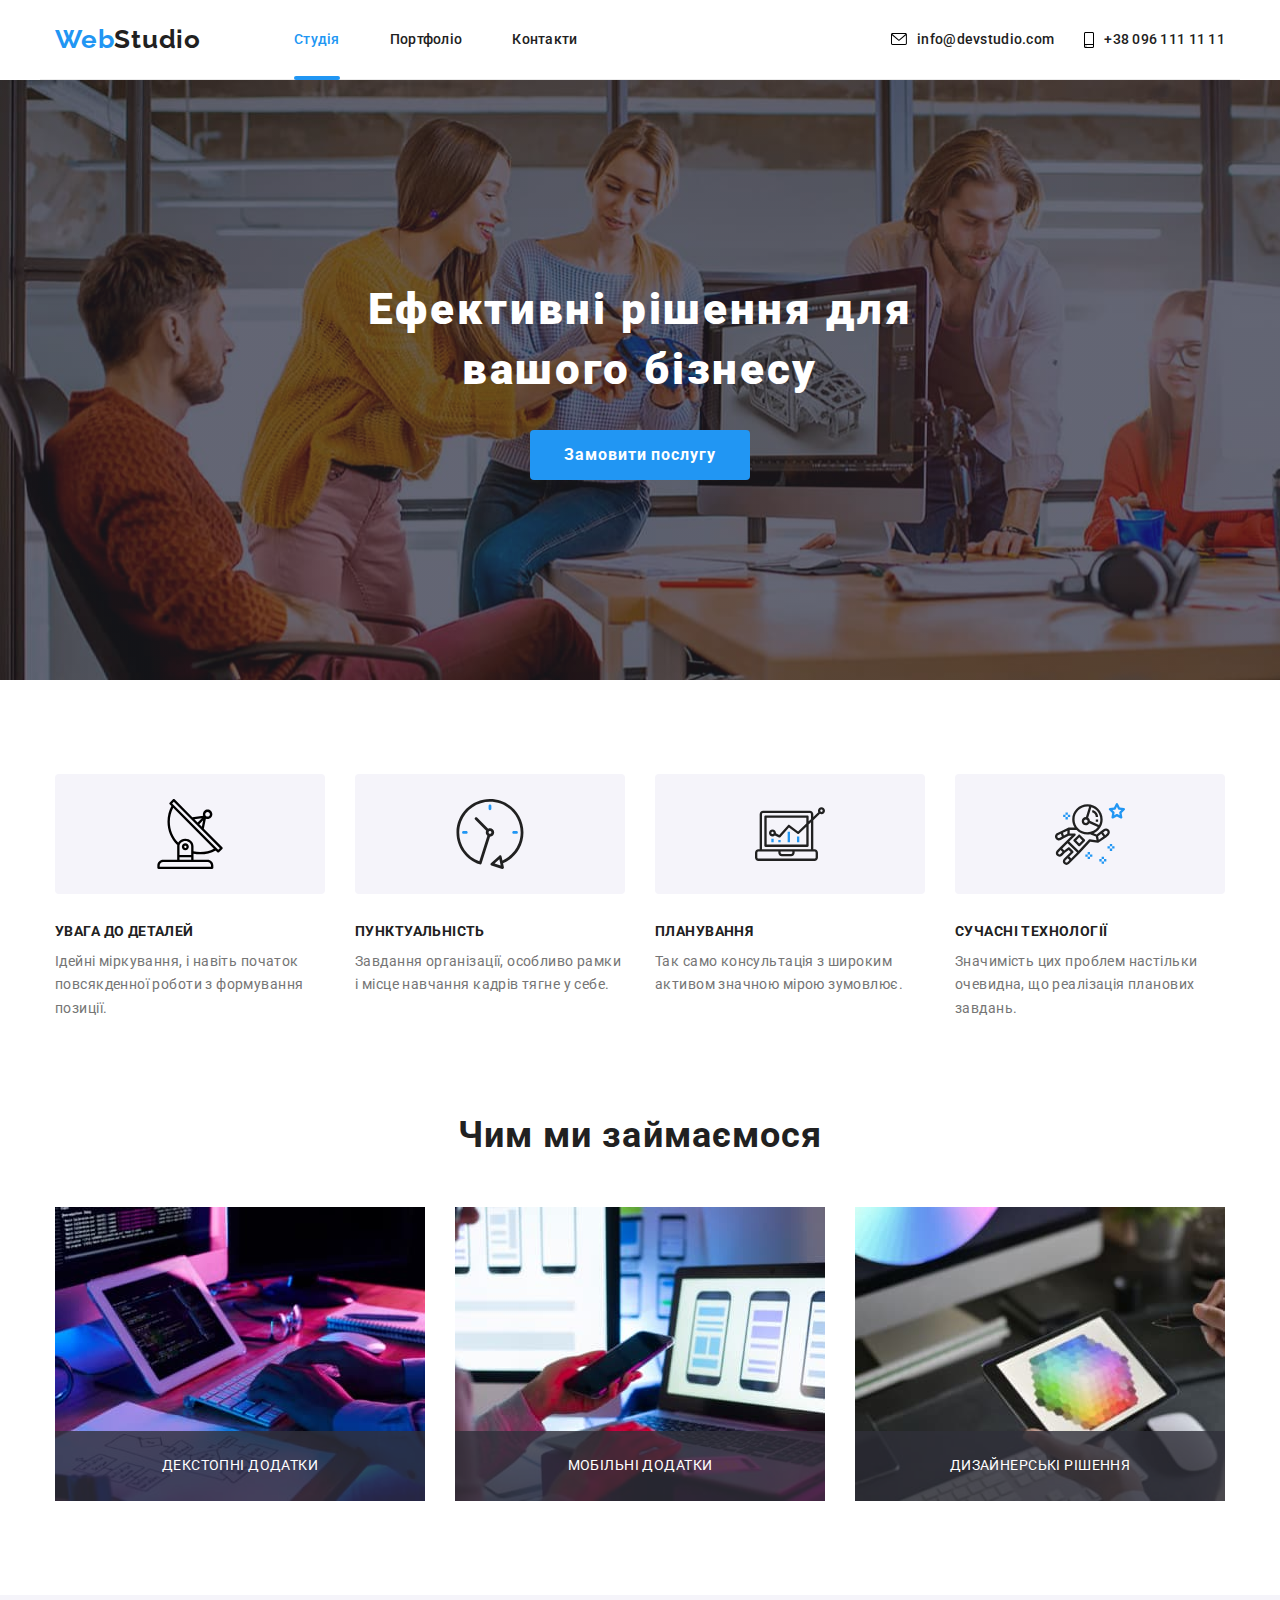
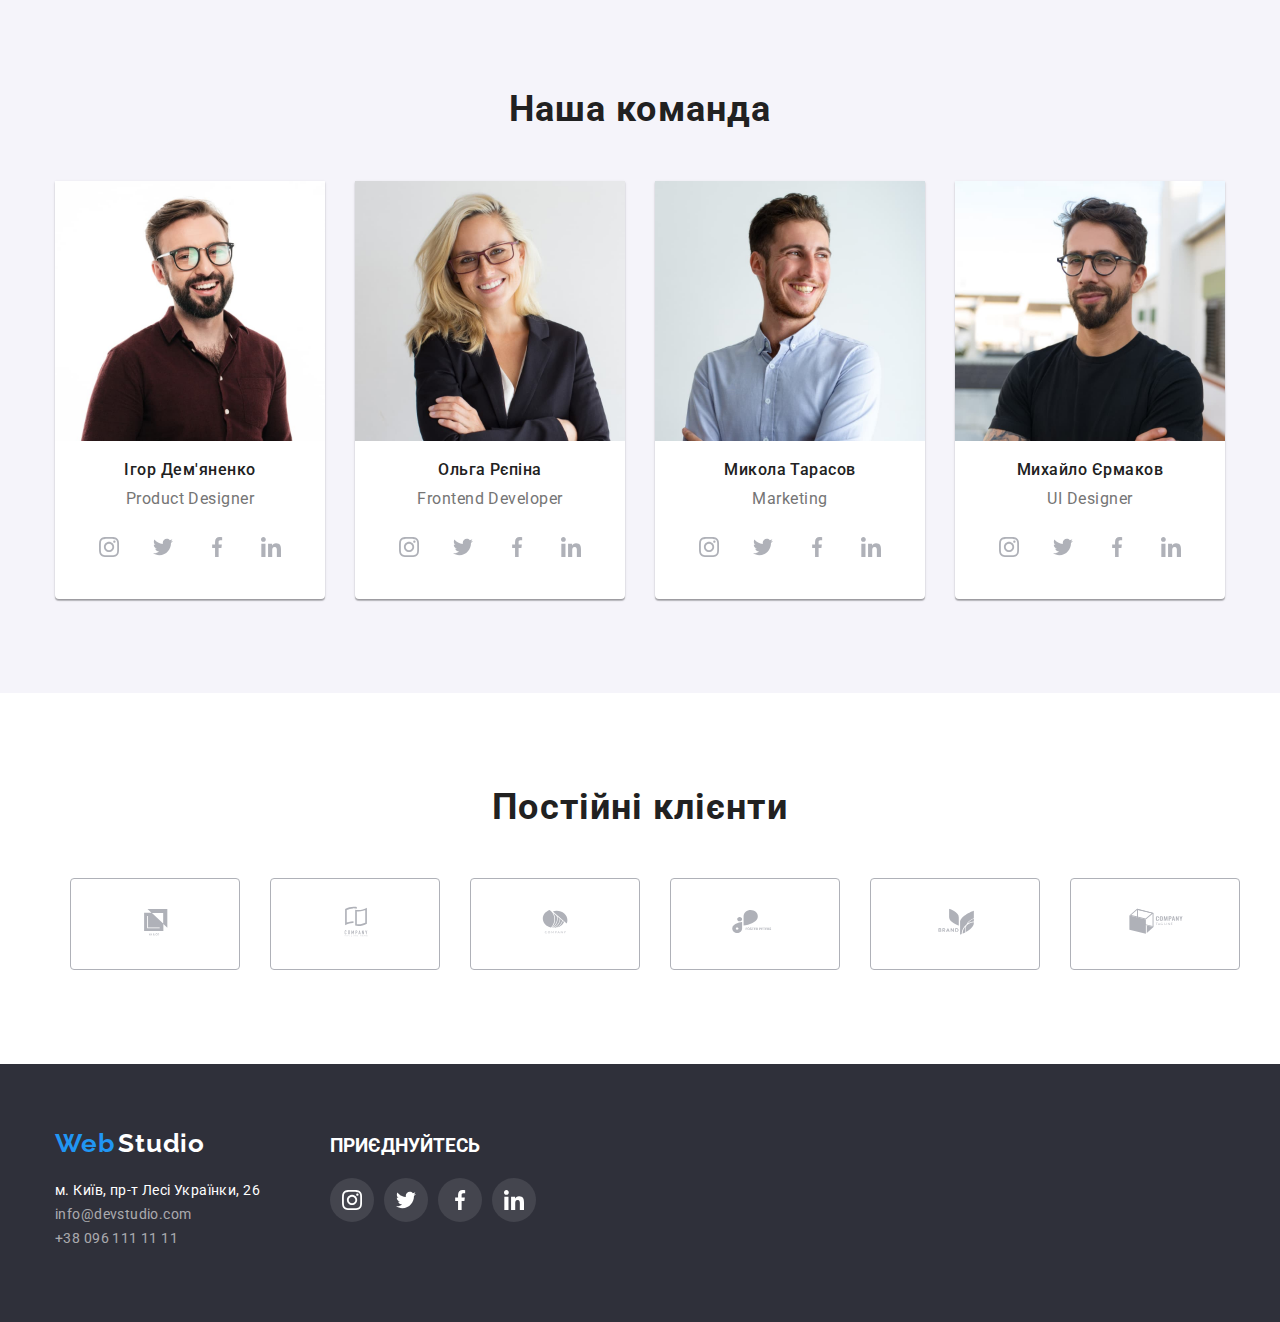
<file: index.html>
<!DOCTYPE html>
<html lang="uk">

<head>
  <meta charset="UTF-8" />
  <meta http-equiv="X-UA-Compatible" content="IE=edge" />
  <meta name="viewport" content="width=device-width, initial-scale=1.0" />
  <title>Студія</title>
  <link rel="preconnect" href="https://fonts.googleapis.com" />
  <link rel="preconnect" href="https://fonts.gstatic.com" crossorigin />
  <link href="https://fonts.googleapis.com/css2?family=Raleway:wght@700&family=Roboto:wght@400;500;700;900&display=swap"
    rel="stylesheet" />
  <link rel="stylesheet"
    href="https://cdnjs.cloudflare.com/ajax/libs/modern-normalize/1.1.0/modern-normalize.min.css" />
  <link rel="stylesheet" href="./css/styles.css" />
</head>

<body>
  <header>
    <div class="container header">
      <a href="/" class="logo"> <span class="logo-title">Web</span>Studio </a>
      <nav>
        <ul class="site-nav list">
          <li class="item"><a href="./index.html" class="link current">Студія</a></li>
          <li class="item"><a href="./portfolio.html" class="link">Портфоліо</a></li>
          <li class="item"><a href="" class="link">Контакти</a></li>
        </ul>
      </nav>
      <ul class="auth-nav list">
        <li class="item-auth-nav">
          <a href="mailto:info@devstudio.com" class="link"><svg class="icon-clients-nav" width="16" height="12">
              <use href="./images/SVG/icons/symbol-defs.svg#icon-mail">
              </use>
            </svg>
            info@devstudio.com</a>
        </li>
        <li class="item-auth-nav">
        </li>
        <li class="item-auth-nav">
          <a class="link" href="tel:+380961111111"> <svg class="icon-clients-nav" width="10" height="16">
              <use href="./images/SVG/icons/symbol-defs.svg#icon-tel">
              </use>
            </svg> +38 096 111 11 11</a>
        </li>
      </ul>
    </div>
  </header>
  <main>
    <!-- Головний баннер -->
    <section class="section-hero">
      <div class="container hero">
        <h1 class="hero-title">Ефективні рішення для <br> вашого бізнесу</h1>
        <button type="button" data-modal-open class="hero-button">Замовити послугу</button>
      </div>
    </section>


    <!-- preferens -->
    <section class="section-preferens">
      <div class="container preferens">
        <h2 class="visually-hidden">Наші переваги</h2>
        <ul class="list-item">
          <li class="itempr item-1">
            <div class="icon-preferens">
              <svg class="preferens-svg" width="70" height="70">
                <use href="./images/SVG/icons/symbol-defs.svg#icon-Group-1"></use>
              </svg>
            </div>
            <h3 class="title-preferens">УВАГА ДО ДЕТАЛЕЙ</h3>
            <p class="p-preferens">
              Ідейні міркування, і навіть початок повсякденної роботи з формування позиції.
            </p>
          </li>
          <li class="itempr item-2">
            <div class="icon-preferens">
              <svg class="preferens-svg" width="70" height="70">
                <use href="./images/SVG/icons/symbol-defs.svg#icon-Group-2"></use>
              </svg>
            </div>
            <h3 class="title-preferens">ПУНКТУАЛЬНІСТЬ</h3>
            <p class="p-preferens">
              Завдання організації, особливо рамки і місце навчання кадрів тягне у себе.
            </p>
          </li>
          <li class="itempr item-3">
            <div class="icon-preferens">
              <svg class="preferens-svg" width="70" height="70">
                <use href="./images/SVG/icons/symbol-defs.svg#icon-Group-3"></use>
              </svg>
            </div>
            <h3 class="title-preferens">ПЛАНУВАННЯ</h3>
            <p class="p-preferens">
              Так само консультація з широким активом значною мірою зумовлює.
            </p>
          </li>
          <li class="itempr item-4">
            <div class="icon-preferens">
              <svg class="preferens-svg" width="70" height="70">
                <use href="./images/SVG/icons/symbol-defs.svg#icon-Group-4"></use>
              </svg>
            </div>
            <h3 class="title-preferens">СУЧАСНІ ТЕХНОЛОГІЇ</h3>
            <p class="p-preferens">
              Значимість цих проблем настільки очевидна, що реалізація планових завдань.
            </p>
          </li>
        </ul>
      </div>
    </section>

    <!-- Зразки роботи -->
    <section class="section-examples">
      <div class="container examples">
        <h2 class="title-examples">Чим ми займаємося</h2>
        <ul class="list-examples">
          <div class="item-example">
            <li class="link-examples"><img src="./images/box1.jpg" alt="box1" width="370" height="294" /></li>
            <div class="item-box">
              <p class="p-box">декстопні додатки</p>
            </div>
          </div>
          <div class="item-example">
            <li class="link-examples"><img src="./images/box2.jpg" alt="box2" width="370" height="294" /></li>
            <div class="item-box">
              <p class="p-box">мобільні додатки</p>
            </div>
          </div>
          <div class="item-example">
            <li class="link-examples"><img src="./images/box3.jpg" alt="box3" width="370" height="294" /></li>
            <div class="item-box">
              <p class="p-box">дизайнерські рішення</p>
            </div>
          </div>
        </ul>
      </div>
    </section>

    <!-- team -->
    <section class="section-team">

      <h2 class="title-examples">Наша команда</h2>
      <div class="container team">
        <ul class="list-team">
          <li class="link-team">
            <img src="./images/team1.jpg" alt="t1" width="270" height="260" />
            <h3 class="team-title">Ігор Дем'яненко</h3>
            <p class="p-team">Product Designer</p>
            <ul class="action">
              <li class="action-link"><a href="https://www.instagram.com" target="_blank"
                  rel="noreferrer noopener nooferrer" class="link-action">
                  <svg class="social-icon" width="20" height="20">
                    <use href="./images/SVG/icons/symbol-defs.svg#icon-instagram">
                    </use>
                  </svg>
                </a>
              </li>
              <li class="action-link"><a href="https://www.twitter.com/" target="_blank"
                  rel="noreferrer noopener nooferrer" class="link-action">
                  <svg class="social-icon" width="20" height="20">
                    <use href="./images/SVG/icons/symbol-defs.svg#icon-twitter">
                    </use>
                  </svg>
                </a>
              </li>
              <li class="action-link"><a href="https://www.facebook.com/" target="_blank"
                  rel="noreferrer noopener nooferrer" class="link-action">
                  <svg class="social-icon" width="20" height="20">
                    <use href="./images/SVG/icons/symbol-defs.svg#icon-facebook">
                    </use>
                  </svg>
                </a>
              </li>
              <li class="action-link"><a href="https://www.linkedin.com/" target="_blank"
                  rel="noreferrer noopener nooferrer" class="link-action">
                  <svg class="social-icon" width="20" height="20">
                    <use href="./images/SVG/icons/symbol-defs.svg#icon-linkedin">
                    </use>
                  </svg>
                </a>
              </li>
            </ul>
          </li>

          <li class="link-team">
            <img src="./images/team2.jpg" alt="t2" width="270" height="260" />
            <h3 class="team-title">Ольга Рєпіна</h3>
            <p class="p-team">Frontend Developer</p>
            <ul class="action">
              <li><a href="https://www.instagram.com" target="_blank" rel="noreferrer noopener nooferrer"
                  class="link-action">
                  <svg class="social-icon" width="20" height="20">
                    <use href="./images/SVG/icons/symbol-defs.svg#icon-instagram">
                    </use>
                  </svg>
                </a>
              </li>
              <li>
                <a href="https://www.twitter.com/" target="_blank" rel="noreferrer noopener nooferrer"
                  class="link-action">
                  <svg class="social-icon" width="20" height="20">
                    <use href="./images/SVG/icons/symbol-defs.svg#icon-twitter">
                    </use>
                  </svg>
                </a>
              </li>
              <li>
                <a href="https://www.facebook.com/" target="_blank" rel="noreferrer noopener nooferrer"
                  class="link-action">
                  <svg class="social-icon" width="20" height="20">
                    <use href="./images/SVG/icons/symbol-defs.svg#icon-facebook">
                    </use>
                  </svg>
                </a>
              </li>
              <li>
                <a href="https://www.linkedin.com/" target="_blank" rel="noreferrer noopener nooferrer"
                  class="link-action">
                  <svg class="social-icon" width="20" height="20">
                    <use href="./images/SVG/icons/symbol-defs.svg#icon-linkedin">
                    </use>
                  </svg>
                </a>
              </li>
            </ul>

          </li>
          <li class="link-team">
            <img src="./images/team3.jpg" alt="t3" width="270" height="260" />
            <h3 class="team-title">Микола Тарасов</h3>
            <p class="p-team">Marketing</p>
            <ul class="action">
              <li><a href="https://www.instagram.com" target="_blank" rel="noreferrer noopener nooferrer"
                  class="link-action">
                  <svg class="social-icon" width="20" height="20">
                    <use href="./images/SVG/icons/symbol-defs.svg#icon-instagram">
                    </use>
                  </svg>
                </a>
              </li>
              <li>
                <a href="https://www.twitter.com/" target="_blank" rel="noreferrer noopener nooferrer"
                  class="link-action">
                  <svg class="social-icon" width="20" height="20">
                    <use href="./images/SVG/icons/symbol-defs.svg#icon-twitter">
                    </use>
                  </svg>
                </a>
              </li>
              <li>
                <a href="https://www.facebook.com/" target="_blank" rel="noreferrer noopener nooferrer"
                  class="link-action">
                  <svg class="social-icon" width="20" height="20">
                    <use href="./images/SVG/icons/symbol-defs.svg#icon-facebook">
                    </use>
                  </svg>
                </a>
              </li>
              <li>
                <a href="https://www.linkedin.com/" target="_blank" rel="noreferrer noopener nooferrer"
                  class="link-action">
                  <svg class="social-icon" width="20" height="20">
                    <use href="./images/SVG/icons/symbol-defs.svg#icon-linkedin">
                    </use>
                  </svg>
                </a>
              </li>
            </ul>
          </li>

          <li class="link-team">
            <img src="./images/team4.jpg" alt="t4" width="270" height="260" />
            <h3 class="team-title">Михайло Єрмаков</h3>
            <p class="p-team">UI Designer</p>
            <ul class="action">
              <li class="social-item">
                <a href="https://www.instagram.com" target="_blank" rel="noreferrer noopener nooferrer"
                  class="link-action">
                  <svg class="social-icon" width="20" height="20">
                    <use href="./images/SVG/icons/symbol-defs.svg#icon-instagram">
                    </use>
                  </svg>
                </a>
              </li>
              <li class="social-item">
                <a href="https://www.twitter.com/" target="_blank" rel="noreferrer noopener nooferrer"
                  class="link-action">
                  <svg class="social-icon" width="20" height="20">
                    <use href="./images/SVG/icons/symbol-defs.svg#icon-twitter">
                    </use>
                  </svg>
                </a>
              </li>
              <li class="social-item">
                <a href="https://www.facebook.com/" target="_blank" rel="noreferrer noopener nooferrer"
                  class="link-action">
                  <svg class="social-icon" width="20" height="20">
                    <use href="./images/SVG/icons/symbol-defs.svg#icon-facebook">
                    </use>
                  </svg>
                </a>
              </li>
              <li class="social-item">
                <a href="https://www.linkedin.com/" target="_blank" rel="noreferrer noopener nooferrer"
                  class="link-action">
                  <svg class="social-icon" width="20" height="20">
                    <use href="./images/SVG/icons/symbol-defs.svg#icon-linkedin">
                    </use>
                  </svg>
                </a>
              </li>
            </ul>
          </li>
        </ul>
      </div>
    </section>

    <!-- Клієнти -->
    <section class="sectio-clients">
      <div class="container clients">
        <h2 class="title-clients">Постійні клієнти</h2>
        <ul class="link-clients">
          <li class="item-clients">
            <a class="li-clients" href="#" target="_blank" rel="noopener noreferrer nofollow">
              <svg class="icon-clients" width="106" height="60">
                <use href="./images/SVG/icons/symbol-defs.svg#icon-Client-1"></use>
              </svg>
            </a>
          </li>
          <li class="item-clients">
            <a class="li-clients" href="#" target="_blank" rel="noopener noreferrer nofollow">
              <svg class="icon-clients" width="106" height="60">
                <use href="./images/SVG/icons/symbol-defs.svg#icon-Client-2"></use>
              </svg>
            </a>
          </li>
          <li class="item-clients">
            <a class="li-clients" href="#" target="_blank" rel="noopener noreferrer nofollow">
              <svg class="icon-clients" width="106" height="60">
                <use href="./images/SVG/icons/symbol-defs.svg#icon-Client-3"></use>
              </svg>
            </a>
          </li>
          <li class="item-clients">
            <a class="li-clients" href="#" target="_blank" rel="noopener noreferrer nofollow">
              <svg class="icon-clients" width="106" height="60">
                <use href="./images/SVG/icons/symbol-defs.svg#icon-Client-4"></use>
              </svg>
            </a>
          </li>
          <li class="item-clients">
            <a class="li-clients" href="#" target="_blank" rel="noopener noreferrer nofollow">
              <svg class="icon-clients" width="106" height="60">
                <use href="./images/SVG/icons/symbol-defs.svg#icon-Client-5"></use>
              </svg>
            </a>
          </li>
          <li class="item-clients">
            <a class="li-clients" href="#" target="_blank" rel="noopener noreferrer nofollow">
              <svg class="icon-clients" width="106" height="60">
                <use href="./images/SVG/icons/symbol-defs.svg#icon-Client-6"></use>
              </svg>
            </a>
          </li>
        </ul>
      </div>

    </section>

  </main>

  <footer class="footer">
    <div class="container footblock">
      <div class="footer-adress">
        <a href="/" class="logo-footer"> <span class="logo-title">Web</span> <span class="footer-logo">Studio</span></a>
        <address>
          <ul class="list-footer">
            <li class="link-footer">
              <a href="https://goo.gl/maps/RN6VaMhkWxTvhAsJA" target="_blank" rel="noopener noreferrer nofollow">
                <span class="geo">м. Київ, пр-т Лесі Українки, 26</span> </a>
            </li>
            <li class="link-footer"><a href="mailto:info@devstudio.com">info@devstudio.com</a></li>
            <li class="link-footer"><a href="tel:380961111111">+38 096 111 11 11</a></li>
          </ul>
        </address>
      </div>
      <div class="footlist">
        <h3 class="title-footer">ПРИЄДНУЙТЕСЬ</h3>
        <ul class="footer-list">
          <li class="footer-link">
            <a href="https://www.instagram.com" target="_blank" rel="noreferrer noopener nooferrer"
              class="link-action-footer">
              <svg class="social-icon-footer" width="20" height="20">
                <use href="./images/SVG/icons/symbol-defs.svg#icon-instagram">
                </use>
              </svg>
            </a>
          </li>
          <li class="footer-link">
            <a href="https://www.twitter.com/" target="_blank" rel="noreferrer noopener nooferrer"
              class="link-action-footer">
              <svg class="social-icon-footer" width="20" height="20">
                <use href="./images/SVG/icons/symbol-defs.svg#icon-twitter">
                </use>
              </svg>
            </a>
          </li>
          <li class="footer-link">
            <a href="https://www.facebook.com/" target="_blank" rel="noreferrer noopener nooferrer"
              class="link-action-footer">
              <svg class="social-icon-footer" width="20" height="20">
                <use href="./images/SVG/icons/symbol-defs.svg#icon-facebook">
                </use>
              </svg>
            </a>
          </li>
          <li class="footer-link">
            <a href="https://www.linkedin.com/" target="_blank" rel="noreferrer noopener nooferrer"
              class="link-action-footer">
              <svg class="social-icon-footer" width="20" height="20">
                <use href="./images/SVG/icons/symbol-defs.svg#icon-linkedin">
                </use>
              </svg>
            </a>
          </li>
        </ul>
      </div>
    </div>
  </footer>

  <div class="backdrop is-hidden" data-modal>
    <div class="modal">
      <div>
        <form class="form">
          <h3 class="form-title">Залиште свої дані, ми вам передзвонимо</h3>

          <label class="modal-form-lable" for="name">
            Ім'я
            <input class="modal-form-input" type="text" name="name" id="name">
            <svg class="modal-form-input-icon" width="18" height="18">
              <use href="./images/SVG/icons/symbol-defs.svg#icon-namemodal"></use>
            </svg>
          </label>

          <label class="modal-form-lable" for="tel">
            Телефон
            <input class="modal-form-input" type="tel" name="tel" id="tel">
            <svg class="modal-form-input-icon" width="18" height="18">
              <use href="./images/SVG/icons/symbol-defs.svg#icon-telmodal"></use>
            </svg>
          </label>

          <label class="modal-form-lable" for="mail">
            Пошта
            <input class="modal-form-input" type="email" name="mail" id="mail">
            <svg class="modal-form-input-icon" width="18" height="18">
              <use href="./images/SVG/icons/symbol-defs.svg#icon-mailmodal"></use>
            </svg>
          </label>

          <div class="form-field">
            <label class="form-field-lable" for="comemnt">Коментар</label>
            <textarea name="comment" id="comment" cols="30" rows="10" placeholder="Введіть текст"></textarea>
          </div>

          <input type="checkbox" name="policy" id="policy">
          <label for="policy">Погоджуюся з розсилкою та приймаю Умови договору</label>

          <button type="submit">Відправити</button>
        </form>
      </div>

      <button class="modalbtn" data-modal-close>
        <svg class="close-btn" width="18" height="18">
          <use href="./images/SVG/icons/symbol-defs.svg#icon-closebtn"></use>
        </svg>
      </button>
    </div>
  </div>

  <script src="./js/modal.js"></script>

</body>


</html>
</file>
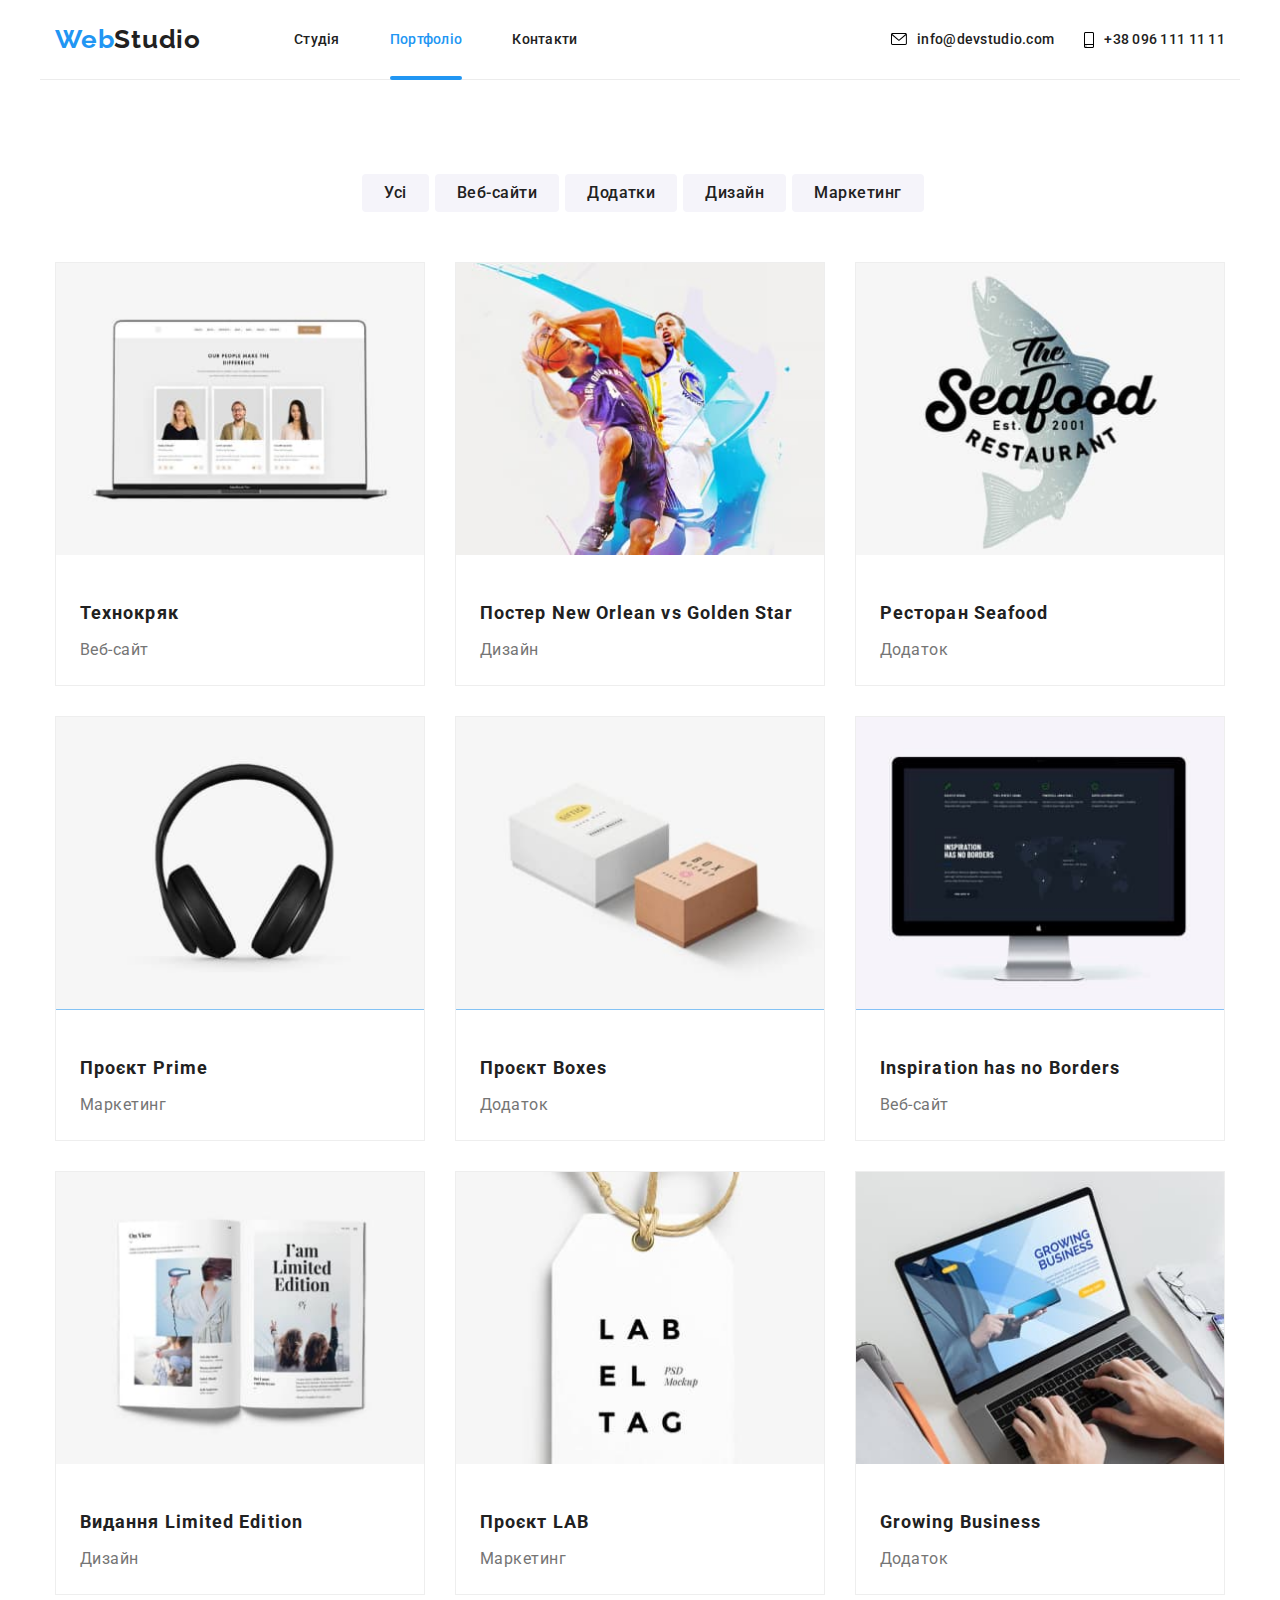
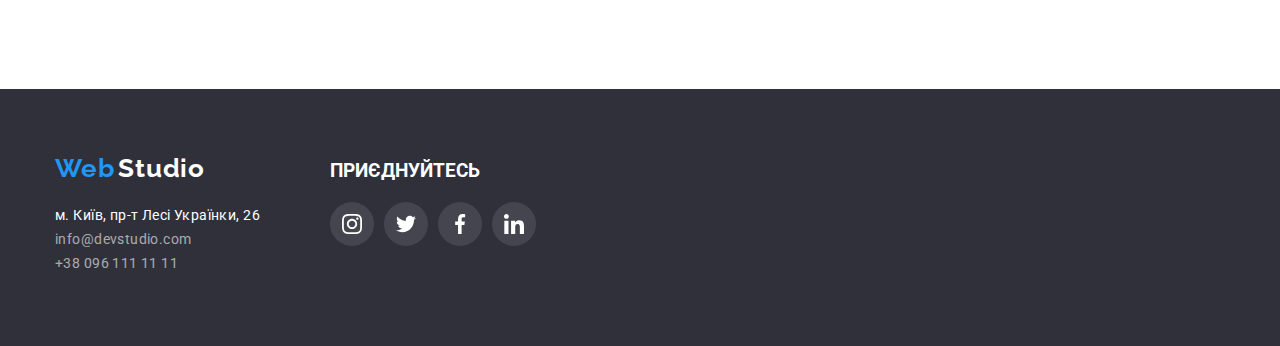
<file: portfolio.html>
<!DOCTYPE html>
<html lang="uk">

<head>
  <meta charset="UTF-8" />
  <meta http-equiv="X-UA-Compatible" content="IE=edge" />
  <meta name="viewport" content="width=device-width, initial-scale=1.0" />
  <title>Портфоліо</title>
  <link rel="preconnect" href="https://fonts.googleapis.com">
  <link rel="preconnect" href="https://fonts.gstatic.com" crossorigin>
  <link href="https://fonts.googleapis.com/css2?family=Raleway:wght@700&family=Roboto:wght@400;500;700;900&display=swap"
    rel="stylesheet">
  <link rel="stylesheet" href="https://cdnjs.cloudflare.com/ajax/libs/modern-normalize/1.1.0/modern-normalize.min.css">
  <link rel="stylesheet" href="./css/styles.css" />


</head>

<body>
  <header>
    <div class="container header">
      <a href="/" class="logo"> <span class="logo-title">Web</span>Studio </a>
      <nav>
        <ul class="site-nav list">
          <li class="item"><a href="./index.html" class="link">Студія</a></li>
          <li class="item"><a href="./portfolio.html" class="link current">Портфоліо</a></li>
          <li class="item"><a href="" class="link">Контакти</a></li>
        </ul>
      </nav>
      <ul class="auth-nav list">
        <li class="item-auth-nav">

          <a href="mailto:info@devstudio.com" class="link"><svg class="icon-clients-nav" width="16" height="12">
              <use href="./images/SVG/icons/symbol-defs.svg#icon-mail">
              </use>
            </svg>
            info@devstudio.com</a>
        </li>
        <li class="item-auth-nav">

        </li>
        <li class="item-auth-nav">

          <a class="link" href="tel:+380961111111"> <svg class="icon-clients-nav" width="10" height="16">
              <use href="./images/SVG/icons/symbol-defs.svg#icon-tel">
              </use>
            </svg> +38 096 111 11 11</a>
        </li>
      </ul>
    </div>
  </header>

  <main>
    <section class="section-filter">
      <h1 class=" visually-hidden">Портфоліо</h1>
      <div class="container filter">
        <ul class="filter">
          <li class="filter-btn"><button type="button">Усі</button></li>
          <li class="filter-btn"><button type="button">Веб-сайти</button></li>
          <li class="filter-btn"><button type="button">Додатки</button></li>
          <li class="filter-btn"><button type="button">Дизайн</button></li>
          <li class="filter-btn"><button type="button">Маркетинг</button></li>
        </ul>
      </div>

      <div class="container flex">
        <ul class="list-filter">
          <li class="item-filter">
            <a href="#" class="item-filter-link">
              <div class="potfolio-img">
                <img src="./images/portfolio/pf1.jpg" alt="foto1" width="370" height="294">
                <div class="img-pg">
                  <p class="img-text">Ресурс пропонує комплексні пропозиції з різним рівнем функціоналу та сервісів. Все
                    це дозволить
                    відвідувачу отримати
                    вичерпні відомості про компанію чи приватну особу.</p>
                </div>
              </div>
              <div class="container fotoport">
                <h2 class="foto-title">Технокряк</h2>
                <p class="p-portfolio">Веб-сайт</p>
              </div>
            </a>
          </li>
          <li class="item-filter">
            <a href="#" class="item-filter-link">
              <div class="potfolio-img">
                <img src="./images/portfolio/pf2.jpg" alt="foto1" width="370" height="294">
                <div class="img-pg">
                  <p class="img-text">Ресурс пропонує комплексні пропозиції з різним рівнем функціоналу та сервісів. Все
                    це дозволить
                    відвідувачу отримати
                    вичерпні відомості про компанію чи приватну особу.</p>
                </div>
              </div>
              <div class="container fotoport">
                <h2 class="foto-title">Постер New Orlean vs Golden Star</h2>
                <p class="p-portfolio">Дизайн</p>
              </div>
            </a>
          </li>
          <li class="item-filter">
            <a href="#" class="item-filter-link">
              <div class="potfolio-img">
                <img src="./images/portfolio/pf3.jpg" alt="foto1" width="370" height="294">
                <div class="img-pg">
                  <p class="img-text">Ресурс пропонує комплексні пропозиції з різним рівнем функціоналу та сервісів. Все
                    це дозволить
                    відвідувачу отримати
                    вичерпні відомості про компанію чи приватну особу.</p>
                </div>
              </div>
              <div class="container fotoport">
                <h2 class="foto-title">Ресторан Seafood</h2>
                <p class="p-portfolio">Додаток</p>
              </div>
            </a>
          </li>
          <li class="item-filter">
            <a href="#" class="item-filter-link">
              <div class="potfolio-img">
                <img src="./images/portfolio/pf4.jpg" alt="foto1" width="370" height="294">
                <div class="img-pg">
                  <p class="img-text">Ресурс пропонує комплексні пропозиції з різним рівнем функціоналу та сервісів. Все
                    це дозволить
                    відвідувачу отримати
                    вичерпні відомості про компанію чи приватну особу.</p>
                </div>
              </div>
              <div class="container fotoport">
                <h2 class="foto-title">Проєкт Prime</h2>
                <p class="p-portfolio">Маркетинг</p>
              </div>
            </a>
          </li>
          <li class="item-filter">
            <a href="#" class="item-filter-link">
              <div class="potfolio-img">
                <img src="./images/portfolio/pf5.jpg" alt="foto1" width="370" height="294">
                <div class="img-pg">
                  <p class="img-text">Ресурс пропонує комплексні пропозиції з різним рівнем функціоналу та сервісів. Все
                    це дозволить
                    відвідувачу отримати
                    вичерпні відомості про компанію чи приватну особу.</p>
                </div>
              </div>
              <div class="container fotoport">
                <h2 class="foto-title">Проєкт Boxes</h2>
                <p class="p-portfolio">Додаток</p>
              </div>
            </a>
          </li>
          <li class="item-filter">
            <a href="#" class="item-filter-link">
              <div class="potfolio-img">
                <img src="./images/portfolio/pf6.jpg" alt="foto1" width="370" height="294">
                <div class="img-pg">
                  <p class="img-text">Ресурс пропонує комплексні пропозиції з різним рівнем функціоналу та сервісів. Все
                    це дозволить
                    відвідувачу отримати
                    вичерпні відомості про компанію чи приватну особу.</p>
                </div>
              </div>
              <div class="container fotoport">
                <h2 class="foto-title">Inspiration has no Borders</h2>
                <p class="p-portfolio">Веб-сайт</p>
              </div>
            </a>
          </li>
          <li class="item-filter">
            <a href="#" class="item-filter-link">
              <div class="potfolio-img">
                <img src="./images/portfolio/pf7.jpg" alt="foto1" width="370" height="294">
                <div class="img-pg">
                  <p class="img-text">Ресурс пропонує комплексні пропозиції з різним рівнем функціоналу та сервісів. Все
                    це дозволить
                    відвідувачу отримати
                    вичерпні відомості про компанію чи приватну особу.</p>
                </div>
              </div>
              <div class="container fotoport">
                <h2 class="foto-title">Видання Limited Edition</h2>
                <p class="p-portfolio">Дизайн</p>
              </div>
            </a>
          </li>
          <li class="item-filter">
            <a href="#" class="item-filter-link">
              <div class="potfolio-img">
                <img src="./images/portfolio/pf8.jpg" alt="foto1" width="370" height="294">
                <div class="img-pg">
                  <p class="img-text">Ресурс пропонує комплексні пропозиції з різним рівнем функціоналу та сервісів. Все
                    це дозволить
                    відвідувачу отримати
                    вичерпні відомості про компанію чи приватну особу.</p>
                </div>
              </div>
              <div class="container fotoport">
                <h2 class="foto-title">Проєкт LAB</h2>
                <p class="p-portfolio">Маркетинг</p>
              </div>
            </a>
          </li>
          <li class="item-filter">
            <a href="#" class="item-filter-link">
              <div class="potfolio-img">
                <img src="./images/portfolio/pf9.jpg" alt="foto1" width="370" height="294">
                <div class="img-pg">
                  <p class="img-text">Ресурс пропонує комплексні пропозиції з різним рівнем функціоналу та сервісів. Все
                    це дозволить
                    відвідувачу отримати
                    вичерпні відомості про компанію чи приватну особу.</p>
                </div>
              </div>
              <div class="container fotoport">
                <h2 class="foto-title">Growing Business</h2>
                <p class="p-portfolio">Додаток</p>
              </div>
            </a>
          </li>
          </a>
        </ul>
      </div>


    </section>
  </main>

  <footer class="footer">
    <div class="container footblock">
      <div class="footer-adress">
        <a href="/" class="logo-footer"> <span class="logo-title">Web</span> <span class="footer-logo">Studio</span></a>
        <address>
          <ul class="list-footer">
            <li class="link-footer">
              <a href="https://goo.gl/maps/RN6VaMhkWxTvhAsJA" target="_blank" rel="noopener noreferrer nofollow">
                <span class="geo">м. Київ, пр-т Лесі Українки, 26</span> </a>
            </li>
            <li class="link-footer"><a href="mailto:info@devstudio.com">info@devstudio.com</a></li>
            <li class="link-footer"><a href="tel:380961111111">+38 096 111 11 11</a></li>
          </ul>
        </address>
      </div>
      <div class="footlist">
        <h3 class="title-footer">ПРИЄДНУЙТЕСЬ</h3>
        <ul class="footer-list">
          <li class="footer-link">
            <a href="https://www.instagram.com" target="_blank" rel="noreferrer noopener nooferrer"
              class="link-action-footer">
              <svg class="social-icon-footer" width="20" height="20">
                <use href="./images/SVG/icons/symbol-defs.svg#icon-instagram">
                </use>
              </svg>
            </a>
          </li>
          <li class="footer-link">
            <a href="https://www.twitter.com/" target="_blank" rel="noreferrer noopener nooferrer"
              class="link-action-footer">
              <svg class="social-icon-footer" width="20" height="20">
                <use href="./images/SVG/icons/symbol-defs.svg#icon-twitter">
                </use>
              </svg>
            </a>
          </li>
          <li class="footer-link">
            <a href="https://www.facebook.com/" target="_blank" rel="noreferrer noopener nooferrer"
              class="link-action-footer">
              <svg class="social-icon-footer" width="20" height="20">
                <use href="./images/SVG/icons/symbol-defs.svg#icon-facebook">
                </use>
              </svg>
            </a>
          </li>
          <li class="footer-link">
            <a href="https://www.linkedin.com/" target="_blank" rel="noreferrer noopener nooferrer"
              class="link-action-footer">
              <svg class="social-icon-footer" width="20" height="20">
                <use href="./images/SVG/icons/symbol-defs.svg#icon-linkedin">
                </use>
              </svg>
            </a>
          </li>
        </ul>
      </div>

  </footer>
</body>

</html>
</file>
<file: css/styles.css>
:root {
  --primary-text-color: #212121;
  --title-tex-color: #757575;
  --accent-color: #2196f3;
  --pimary-white-color: #ffffff;
  --secondary-white-color: #f5f5f5;
  --primary-background-color: #2f303a;
  --footer-color: rgba(255, 255, 255, 0.6);
  --color-btn-bg: #f5f4fa;
  --icon-color: #afb1b8;
}

img {
  display: block;
  max-width: 100%;
  height: auto;
}

body {
  color: var(--primary-text-color);
  font-family: Roboto, sans-serif;
}

/* Утіліти */
.list,
.filter,
.list-item,
.list-filter,
.list-style,
.list-examples,
.list-team,
.list-footer,
ul {
  list-style: none;
  padding: 0;
  margin: 0;
}

*,
*::before,
*::after {
  box-sizing: border-box;
}

h1,
h2,
h3,
h4,
h5,
h6,
p,
ul {
  margin-top: 0;
  margin-bottom: 0;
}

.container {
  max-width: 1200px;
  margin-left: auto;
  margin-right: auto;
  /* outline: 2px solid tomato; */
  padding-left: 15px;
  padding-right: 15px;
}

.section-hero,
.section-preferens,
.section-examples,
.section-team,
.section-filter,
.section-clients {
  padding-top: 94px;
  padding-bottom: 94px;
}

.logo {
  padding-top: 24px;
  padding-bottom: 25px;

  color: var(--primary-text-color);
  font-family: Raleway, sans-serif;
  font-weight: 700;
  font-size: 26px;
  line-height: 1.19;
  letter-spacing: 0.03em;
  text-decoration: none;
}

.logo-title {
  color: var(--accent-color);
  font-family: 'Raleway';
  font-style: normal;
  font-weight: 700;
  font-size: 26px;
  line-height: 1.19;
  letter-spacing: 0.03em;
}

/* site-nav */
.header {
  display: flex;
  align-items: center;
  border-bottom: 1px solid #ececec;
  height: 80px;
}

.site-nav {
  display: flex;
  margin-left: 93px;
}

.site-nav .item + .item {
  margin-left: 50px;
}

.site-nav .link {
  display: block;
  padding-top: 32px;
  padding-bottom: 32px;
  position: relative;

  color: var(--primary-text-color);

  font-weight: 500;
  font-size: 14px;
  line-height: 1.14;
  letter-spacing: 0.02em;
  text-decoration: none;
  transition: color 250ms cubic-bezier(0.4, 0, 0.2, 1);
}

.site-nav .link:hover,
.site-nav .link:focus {
  color: var(--accent-color);
}

.site-nav .link.current {
  color: var(--accent-color);
}

.site-nav .current::before {
  content: '';
  position: absolute;
  bottom: 0;
  left: 0;
  width: 100%;
  height: 4px;
  background: var(--accent-color);
  border-radius: 2px;
  bottom: -1px;
}

/* auth-nav */

.auth-nav {
  display: flex;
  margin-left: auto;
}

.auth-nav .link {
  display: flex;
  align-items: center;
  padding-top: 32px;
  padding-bottom: 32px;
  color: var(--primary-text-color);
  font-weight: 500;
  font-size: 14px;
  line-height: 1.14;
  letter-spacing: 0.02em;
  text-decoration: none;
  transition: color 250ms cubic-bezier(0.4, 0, 0.2, 1);
}

.link:hover,
.link:focus {
  color: var(--accent-color);
  fill: var(--accent-color);
}

.link {
  font-size: 14px;
  line-height: 1.14;
  letter-spacing: 0.02em;
}

.icon-clients-nav {
  margin-right: 10px;
  transition: fill 250ms cubic-bezier(0.4, 0, 0.2, 1);
}

.item-auth-nav {
  display: flex;
  align-items: center;
  justify-content: start;
}

.item-auth-nav:nth-child(3) {
  margin-left: 30px;
}

/* hero */

.section-hero {
  max-width: 1600px;
  background: rgba(47, 48, 58, 0.4);
  text-align: center;
  padding-top: 200px;
  padding-bottom: 200px;
  margin-left: auto;
  margin-right: auto;
  background-image: linear-gradient(to right, rgba(47, 48, 58, 0.4), rgba(47, 48, 58, 0.4)),
    url(../images/hat.jpg);
}

.hero {
  display: block;
  /* background-color: var(--primary-background-color); */
}

.hero-title {
  display: block;
  color: var(--pimary-white-color);
  font-weight: 900;
  font-size: 44px;
  line-height: 1.36;
  letter-spacing: 0.06em;
  margin-bottom: 30px;
}

/* button */

.hero-button {
  display: block;
  padding: 10px 34px;
  min-width: 216px;
  text-align: center;
  border-radius: 4px;

  font-weight: 700;
  font-size: 16px;
  line-height: 1.87;
  letter-spacing: 0.06em;
  color: var(--pimary-white-color);
  background-color: var(--accent-color);
  cursor: pointer;
  border: none;
  margin-left: auto;
  margin-right: auto;
}

/* Кнопки svg */

.action {
  display: flex;
  list-style: none;
  justify-content: space-between;
  padding-top: 16px;
  padding-bottom: 30px;
  padding-left: 32px;
  padding-right: 32px;
  width: 270px;
}

.link-action {
  display: flex;
  align-items: center;
  justify-content: center;
  color: var(--icon-color);
  background-color: #fff;
  border-radius: 50%;
  transition: color 250ms cubic-bezier(0.4, 0, 0.2, 1),
    background-color 250ms cubic-bezier(0.4, 0, 0.2, 1);
}

.social-icon {
  width: 44px;
  height: 44px;
  padding: 12px;
  fill: currentColor;
  transition: fill 250ms cubic-bezier(0.4, 0, 0.2, 1);
}

.action-link:hover svg {
  fill: currentColor;
}

.link-action:hover {
  background-color: var(--accent-color);
  color: var(--pimary-white-color);
}

/* Переваги */

.list-item {
  display: flex;
  flex-wrap: wrap;
  gap: 30px;
  justify-content: space-between;
}

.itempr {
  max-width: 270px;
}

.itempr .section-preferens {
  color: var(--primary-text-color);
  font-weight: 500;
  font-size: 16px;
  line-height: 1.18;
}

.itempr .title-preferens {
  font-size: 14px;
  line-height: 1.14;
  letter-spacing: 0.03em;
}

.icon-preferens {
  display: flex;
  align-items: center;
  justify-content: center;
  margin-bottom: 30px;
  padding: 25px 100px;

  background: var(--color-btn-bg);
  border-radius: 4px;
}

.p-preferens {
  padding-top: 10px;
  font-size: 14px;
  line-height: 1.71;
  letter-spacing: 0.03em;
  color: var(--title-tex-color);
}

/* Зразки роботи */

.section-examples {
  padding-top: 0;
}

.list-examples {
  display: flex;
  flex-wrap: nowrap;
  justify-content: space-between;
}

.list-examples .link-examples + .link-examples {
  margin-left: 30px;
}

.title-examples {
  text-align: center;
  padding-bottom: 50px;
  margin: auto;
  font-size: 36px;
  line-height: 1.16;
  letter-spacing: 0.03em;
  color: var(--primary-text-color);
}

.item-example {
  position: relative;
}

.item-box {
  position: absolute;
  width: 370px;
  height: 70px;
  bottom: 0;
  right: 0;
  background: rgba(47, 48, 58, 0.8);
}

.p-box {
  font-size: 14px;
  line-height: 1.14;
  text-align: center;
  letter-spacing: 0.03em;
  text-transform: uppercase;
  color: #ffffff;
  padding-top: 27px;
  padding-bottom: 27px;
  padding-left: auto;
  padding-right: auto;
}

/* Наша команда */

.team {
  display: flex;
  justify-content: space-between;
  list-style: none;
}

.list-team {
  display: flex;
  flex-wrap: nowrap;
  justify-content: center;
}

.link-team {
  background-color: var(--pimary-white-color);
  box-shadow: 0px 1px 3px rgba(0, 0, 0, 0.12), 0px 1px 1px rgba(0, 0, 0, 0.14),
    0px 2px 1px rgba(0, 0, 0, 0.2);
  border-radius: 0px 0px 4px 4px;
}

.list-team .link-team + .link-team {
  margin-left: 30px;
}

.team-title {
  padding-top: 20px;
  font-weight: 500;
  font-size: 16px;
  line-height: 1.18;
  letter-spacing: 0.03em;
  color: var(--primary-text-color);
  text-align: center;
}

.p-team {
  padding-top: 10px;
  font-size: 16px;
  line-height: 1.18;
  letter-spacing: 0.03em;
  color: var(--title-tex-color);
  text-align: center;
}

.section-team {
  background-color: var(--color-btn-bg);
}

/* Клієнти */

.section-clients {
  margin-left: auto;
  margin-right: auto;
  padding-bottom: 94px;
}

.item-clients {
  display: flex;
  align-items: center;
  justify-content: space-between;
  width: 170px;
  height: 92px;
  margin-left: 30px;
  border: 1px solid #afb1b8;
  border-radius: 4px;
  padding: 16px 32px;
  transition: border-color 250ms cubic-bezier(0.4, 0, 0.2, 1);
}

.link-clients {
  display: flex;
  align-items: center;
  justify-content: center;
  list-style: none;
  margin-bottom: 94px;
}

.item-clients:hover,
.item-clients:focus,
.icon-clients:hover {
  border-color: var(--accent-color);
  fill: var(--accent-color);
}

.icon-clients {
  fill: var(--icon-color);
  transition: fill 250ms cubic-bezier(0.4, 0, 0.2, 1);
}

/* .icon-clients:hover {
  fill: var(--accent-color);
} */

.title-clients {
  text-align: center;
  padding-top: 94px;
  padding-bottom: 50px;
  font-size: 36px;
  line-height: 1.16;
  letter-spacing: 0.03em;
  color: var(--primary-text-color);
}

/* footer */
.footer {
  background-color: var(--primary-background-color);
}

.footer-list {
  display: flex;
}

.footer-adress {
  margin: 60px 0;
}

.link-footer .geo {
  font-size: 14px;
  line-height: 1.71;
  letter-spacing: 0.03em;
  color: var(--pimary-white-color);
  background: var(--primary-background-color);
  transition: color 250ms cubic-bezier(0.4, 0, 0.2, 1);
}

.link-footer a {
  font-style: normal;
  font-size: 14px;
  line-height: 1.71;
  letter-spacing: 0.03em;
  color: var(--footer-color);
  background: var(--primary-background-color);
  text-decoration: none;
  transition: color 250ms cubic-bezier(0.4, 0, 0.2, 1);
}

.link-footer :hover,
.link-footer :focus {
  color: var(--accent-color);
}

.footer-logo {
  font-family: 'Raleway';
  font-style: normal;
  font-weight: 700;
  font-size: 26px;
  line-height: 1.19;
  letter-spacing: 0.03em;
  color: var(--pimary-white-color);
}

.logo-footer {
  display: block;
  margin-bottom: 20px;
}

.footblock {
  display: flex;
  align-items: baseline;
}

.footlist {
  padding-left: 70;
  margin-left: 70px;
  margin-right: auto;
  margin-top: 72px;
  margin-bottom: 100px;
}

.title-footer {
  padding-bottom: 20px;
  color: var(--pimary-white-color);
}

.footer-link {
  background-color: rgba(255, 255, 255, 0.1);
  border-radius: 50%;
  transition: background-color 250ms cubic-bezier(0.4, 0, 0.2, 1);
}

.link-action-footer {
  display: flex;
  align-items: center;
  justify-content: center;
  width: 44px;
  height: 44px;
  fill: var(--pimary-white-color);
}

.social-icon-footer {
  fill: var(--pimary-white-color);
}

.footer-link:not(:first-child) {
  margin-left: 10px;
}

.footer-link:hover {
  background-color: var(--accent-color);
}

/* portfolio */

.list-filter {
  display: flex;
  flex-wrap: wrap;
  list-style: none;
  gap: 30px;
}

.item-filter {
  width: 370px;
  border: 1px solid #eeeeee;
}

.fotoport {
  padding-top: 20px;
  padding-right: 24px;
  padding-bottom: 20px;
  padding-left: 24px;
}

.item-filter:nth-child(3n) {
  margin: 0;
}

.item-filter:nth-last-child(-n + 3) {
  margin-bottom: 0;
}

.flex,
.filter {
  width: 1200px;
}

.foto-title {
  padding-top: 20px;
  margin-bottom: 4px;

  font-weight: 700;
  font-size: 18px;
  line-height: 2;
  letter-spacing: 0.06em;
  color: var(--primary-text-color);
}

.p-portfolio {
  font-size: 16px;
  line-height: 1.87;
  letter-spacing: 0.03em;
  color: var(--title-tex-color);
}

.item-filter:hover {
  box-shadow: 0px 1px 1px rgba(0, 0, 0, 0.12), 0px 4px 4px rgba(0, 0, 0, 0.06),
    1px 4px 6px rgba(0, 0, 0, 0.16);
}

a {
  text-decoration: none;
}

.filter {
  display: flex;
  justify-content: center;
}

.potfolio-img {
  display: block;
  position: relative;
  overflow: hidden;
}

.img-pg {
  position: absolute;
  width: 100%;
  height: 100%;
  bottom: 0;
  left: 0;
  background: rgba(33, 150, 243, 0.9);
  transform: translateY(100%);
  transition: transform 250ms cubic-bezier(0.4, 0, 0.2, 1);
}

.item-filter-link:hover .img-pg,
.item-filter-link:focus .img-pg {
  transform: translateY(0);
}

.img-text {
  display: inline-block;
  padding-top: 63px;
  padding-bottom: 63px;
  padding-left: 24px;
  padding-right: 24px;

  font-weight: 400;
  font-size: 18px;
  line-height: 1.55;
  letter-spacing: 0.03em;
  color: var(--pimary-white-color);
}

/* Кнопки (фільтр) */
.filter-btn button {
  color: var(--primary-text-color);
  font-weight: 500;
  font-size: 16px;
  line-height: 1.62;
  letter-spacing: 0.03em;
  border: none;
  border-radius: 4px;
  cursor: pointer;
  background-color: var(--color-btn-bg);
  padding: 6px 22px;
  margin-bottom: 50px;
  margin-left: 6px;
  transition: background-color 250ms cubic-bezier(0.4, 0, 0.2, 1),
    color 250ms cubic-bezier(0.4, 0, 0.2, 1), box-shadow 250ms cubic-bezier(0.4, 0, 0.2, 1);
}

.filter-btn :hover,
.filter-btn :focus {
  background-color: var(--accent-color);
  color: var(--pimary-white-color);
  box-shadow: 0px 3px 1px rgba(0, 0, 0, 0.1), 0px 1px 2px rgba(0, 0, 0, 0.08),
    0px 2px 2px rgba(0, 0, 0, 0.12);
}

.visually-hidden {
  position: absolute;
  white-space: nowrap;
  width: 1px;
  height: 1px;
  overflow: hidden;
  border: 0;
  padding: 0;
  clip: rect(0 0 0 0);
  clip-path: inset(50%);
  margin: -1px;
}

/* Модальне вікно */

.backdrop {
  position: fixed;
  top: 0;
  left: 0;
  width: 100%;
  height: 100%;
  background: rgba(0, 0, 0, 0.2);
  opacity: 1;
  transition: opacity 250ms cubic-bezier(0.4, 0, 0.2, 1);
}

.backdrop.is-hidden {
  opacity: 0;
  pointer-events: none;
}

.backdrop.is-hidden .modal {
  transform: translate(-50%, -50%) scale(0.9);
}

.modal {
  position: absolute;
  top: 50%;
  left: 50%;

  min-width: 528px;
  min-height: 581px;
  background: var(--pimary-white-color);
  box-shadow: 0px 1px 3px rgba(0, 0, 0, 0.12), 0px 1px 1px rgba(0, 0, 0, 0.14),
    0px 2px 1px rgba(0, 0, 0, 0.2);
  border-radius: 4px;

  transform: translate(-50%, -50%) scale(1);
  transition: transform 250ms cubic-bezier(0.4, 0, 0.2, 1);
}

.modalbtn {
  position: absolute;
  display: flex;
  align-items: center;
  width: 30px;
  height: 30px;
  top: 0;
  right: 0;
  border: 1px solid rgba(0, 0, 0, 0.1);
  border-radius: 50%;
  margin-top: 8px;
  margin-right: 8px;
  cursor: pointer;
}

.form {
  width: 448px;
  margin-left: auto;
  margin-right: auto;
}

.form-field {
  display: flex;
  flex-direction: column;
  margin-bottom: 10px;

  font-size: 12px;
  line-height: 1.1666;
  letter-spacing: 0.01em;
  color: var(--title-tex-color);
}

.form-field-lable {
  margin-bottom: 4px;
}

.form-field-lable input::placeholder {
  display: block;
  padding: 12px 16px;
}

.form-title {
  text-align: center;
  margin-top: 40px;
  margin-left: auto;
  margin-right: auto;
  margin-bottom: 12px;

  font-size: 20px;
  line-height: 1.15;
  letter-spacing: 0.03em;
  color: var(--primary-text-color);
}

.modal-form-lable {
  display: flex;
  flex-direction: column;
  position: relative;
  width: 100%;
  height: auto;
  margin-bottom: 10px;

  font-family: 'Roboto';
  font-style: normal;
  font-weight: 400;
  font-size: 12px;
  line-height: 1.1666;
  color: #757575;
}

.modal-form-input {
  padding-top: 11px;
  padding-bottom: 11px;
  padding-left: 12px;
  margin-top: 4px;
  border: 1px solid rgba(33, 33, 33, 0.2);
  border-radius: 4px;
}

.modal-form-input-icon {
  display: block;
  position: absolute;
  top: 50%;
  left: 12px;
}
</file>
